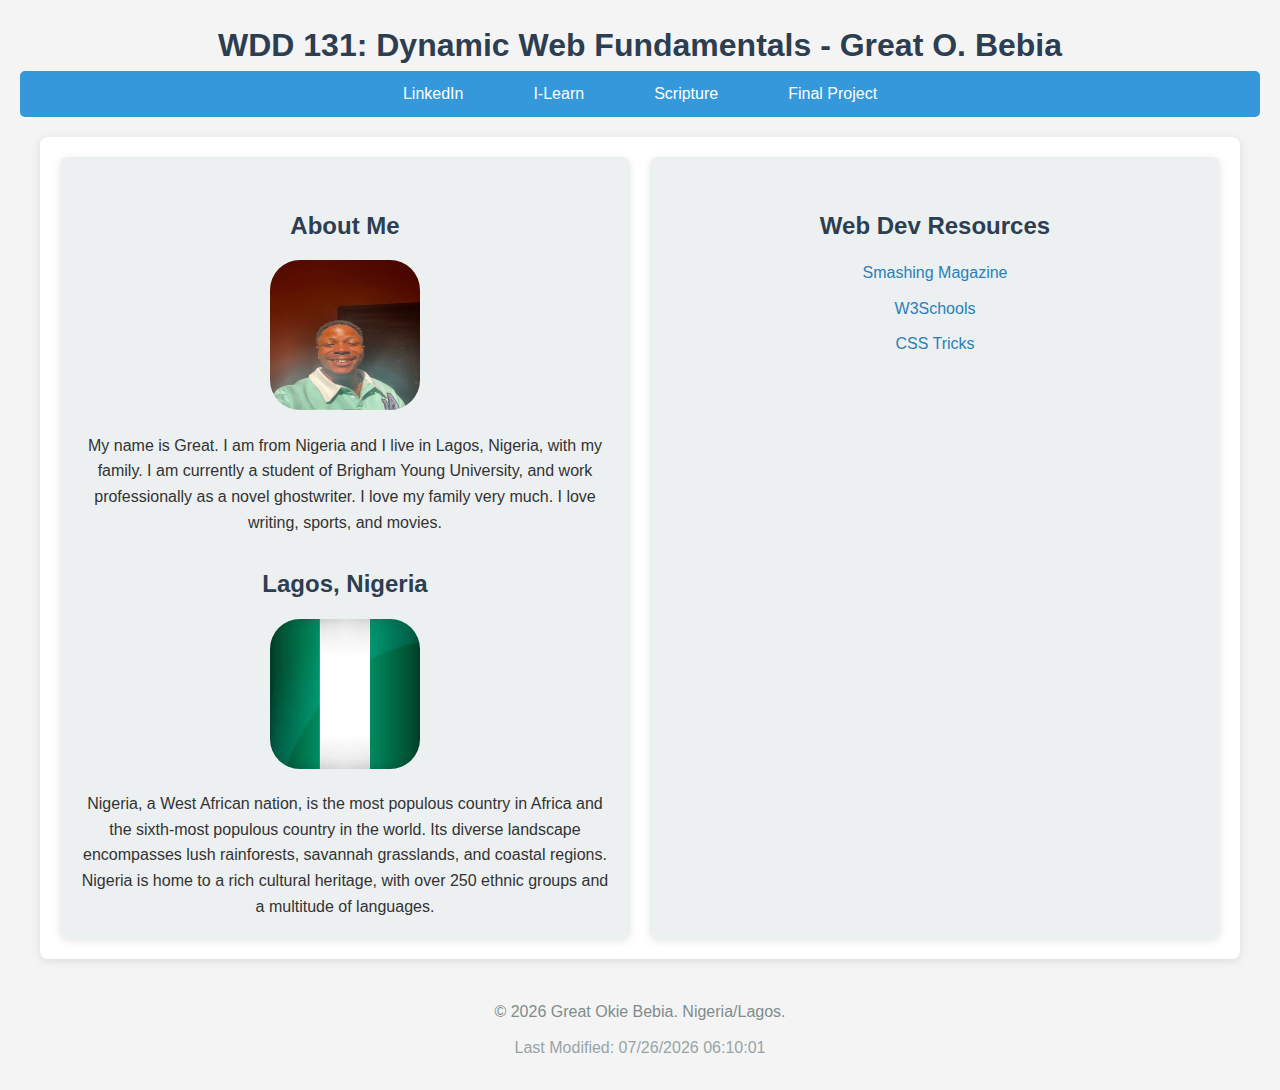
<file: index.html>
<!DOCTYPE html>
<html lang="en">
<head>
    <meta charset="UTF-8">
    <meta name="viewport" content="width=device-width, initial-scale=1.0">
    <title>WDD 131 - Dynamic Web Fundamentals - Great Bebia</title>
    <meta name="description" content="WDD 131 - Dynamic Web Fundamentals - Great Okie Bebia. This page contains information about me and the country I currently live in.">
    <meta name="author" content="Great Bebia">
    <link rel="preconnect" href="https://fonts.googleapis.com">
<link rel="preconnect" href="https://fonts.gstatic.com" crossorigin>
<link href="https://fonts.googleapis.com/css2?family=Kanit:ital,wght@0,100;0,200;0,300;0,400;0,500;0,600;0,700;0,800;0,900;1,100;1,200;1,300;1,400;1,500;1,600;1,700;1,800;1,900&display=swap" rel="stylesheet">
    <link rel="stylesheet" href="styles/base.css">
    <script src="scripts/getdates.js" defer></script>
</head>
<body>   
    <header>
        <h1>WDD 131: Dynamic Web Fundamentals - Great O. Bebia</h1>
            <nav>
                <ul>
                    <li><a href="www.linkedin.com/in/great-bebia-97650b1b0">LinkedIn</a></li>
                    <li><a href="https://byui.instructure.com">I-Learn</a></li>
                    <li><a href="https://www.churchofjesuschrist.org/study/scriptures/nt/rom/8?lang=eng&id=p1#p1">Scripture</a></li>
                    <li><a href="FinalProject">Final Project</a></li>
                </ul>
            </nav>
    </header>
    
    <main>
        <section class="card">
            <h2>About Me</h2>
            <img src="images/Me.jpg" alt="A picture of me" class="profile-img">
            <p>My name is Great. I am from Nigeria and I live in Lagos, Nigeria, with my family. I am currently a student of Brigham Young University, and work professionally as a novel ghostwriter. I love my family very much. I love writing, sports, and movies.</p>

            <h2>Lagos, Nigeria</h2>
            <img src="images/naijaflag.jpeg" alt="Nigerian Flag" class="profile-img">
            <p>Nigeria, a West African nation, is the most populous country in Africa and the sixth-most populous country in the world. Its diverse landscape encompasses lush rainforests, savannah grasslands, and coastal regions. Nigeria is home to a rich cultural heritage, with over 250 ethnic groups and a multitude of languages.</p>
        </section>
        
        <section class="card">
            <h2>Web Dev Resources</h2>
            <ul>
                <li><a href="https://www.smashingmagazine.com">Smashing Magazine</a></li>
                <li><a href="https://www.w3schools.com">W3Schools</a></li>
                <li><a href="https://www.css-tricks.com">CSS Tricks</a></li>
            </ul>
        </section>
    </main>

    <footer>
        <p>&copy; <span id="currentyear"></span> Great Okie Bebia. Nigeria/Lagos.</p>
        <p id="lastModified">Last Modified: </p>
    </footer>
</body>
</html>
</file>
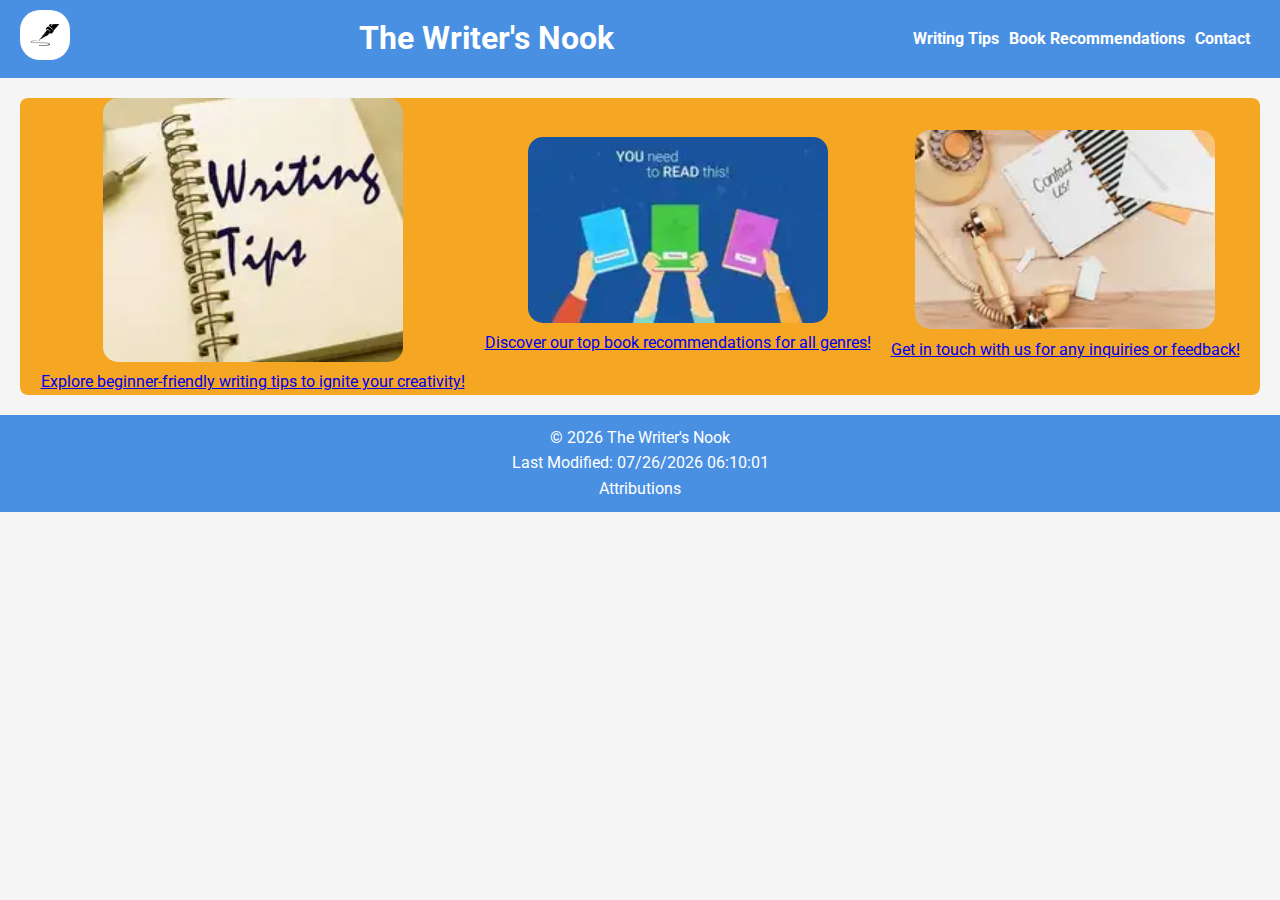
<file: TheWritersNook/index.html>
<!DOCTYPE html>
<html lang="en">
<head>
    <meta charset="UTF-8">
    <meta name="viewport" content="width=device-width, initial-scale=1.0">
    <title>The Writer's Nook</title>
    <link rel="stylesheet" href="styles/writersnook.css">
    <script src="scripts/writersnook.js" defer></script>
    <link rel="preconnect" href="https://fonts.googleapis.com">
    <link rel="preconnect" href="https://fonts.gstatic.com" crossorigin>
    <link href="https://fonts.googleapis.com/css2?family=Roboto:wght@100;300;400;500;700&display=swap" rel="stylesheet">
    <link href="https://fonts.googleapis.com/css2?family=Merriweather:wght@300;400;700&display=swap" rel="stylesheet">
</head>
<body>
    <header>
        <div class="logo">
            <img src="images/writersnooklogo.webp" alt="The Writer's Nook Logo" loading="lazy">
        </div>
        <h1>The Writer's Nook</h1>
        <nav>
            <ul id="navLinks">
                <li><a href="writingtips.html">Writing Tips</a></li>
                <li><a href="recommendations.html">Book Recommendations</a></li>
                <li><a href="contact.html">Contact</a></li>           
            </ul>
        </nav>
    </header>

    <main>
        <div class="image-container">
            <div class="image-item">
                <a href="writingtips.html">
                    <img src="images/Writing-Tips.webp" alt="Writing Tips" loading="lazy">
                    <p>Explore beginner-friendly writing tips to ignite your creativity!</p>
                </a>
            </div>
            <div class="image-item">
                <a href="recommendations.html">
                    <img src="images/book-recommendations.webp" alt="Book Recommendations" loading="lazy">
                    <p>Discover our top book recommendations for all genres!</p>
                </a>
            </div>
            <div class="image-item">
                <a href="contact.html">
                    <img src="images/contact-us-image.webp" alt="Contact" loading="lazy">
                    <p>Get in touch with us for any inquiries or feedback!</p>
                </a>
            </div>
        </div>
    </main>

    <footer>
        <p>&copy; <span id="currentyear"></span> The Writer's Nook</p>
        <p id="lastModified">Last Modified: </p>
        <a href="attributions.html">Attributions</a>
    </footer>
</body>
</html>
</file>
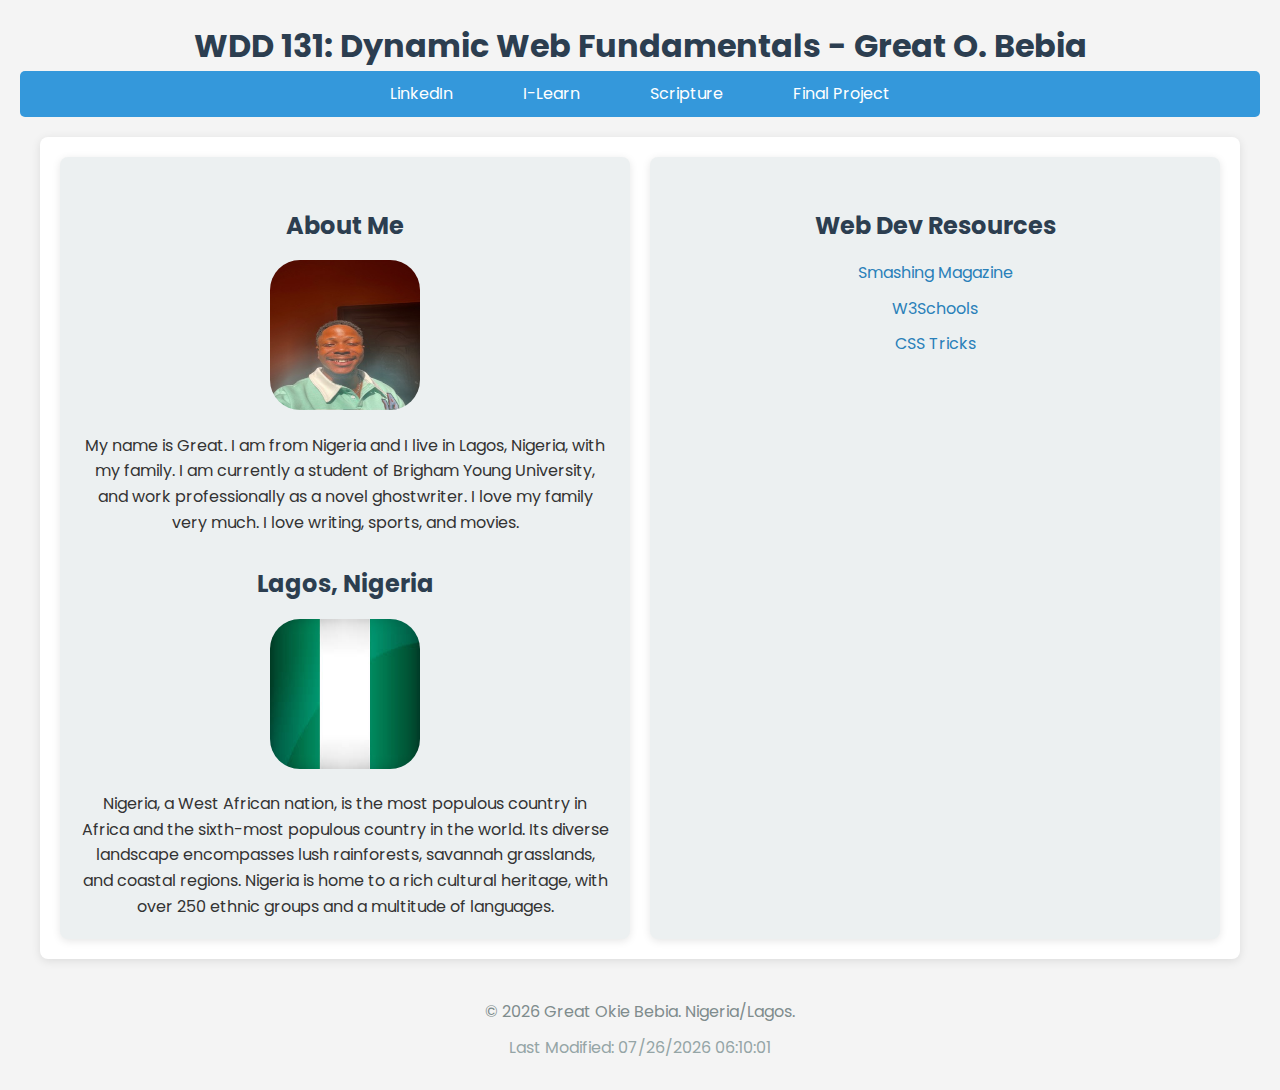
<file: week01/index.html>
<!DOCTYPE html>
<html lang="en">
<head>
    <meta charset="UTF-8">
    <meta name="viewport" content="width=device-width, initial-scale=1.0">
    <title>WDD 131 - Dynamic Web Fundamentals - Great Bebia</title>
    <meta name="description" content="WDD 131 - Dynamic Web Fundamentals - Great Okie Bebia. This page contains information about me and the country I currently live in.">
    <meta name="author" content="Great Bebia">
    <link rel="stylesheet" href="styles/base.css">
    <script src="scripts/getdates.js" defer></script>
</head>
<body>   
    <header>
        <h1>WDD 131: Dynamic Web Fundamentals - Great O. Bebia</h1>
            <nav>
                <ul>
                    <li><a href="www.linkedin.com/in/great-bebia-97650b1b0">LinkedIn</a></li>
                    <li><a href="https://byui.instructure.com">I-Learn</a></li>
                    <li><a href="https://www.churchofjesuschrist.org/study/scriptures/nt/rom/8?lang=eng&id=p1#p1">Scripture</a></li>
                    <li><a href="Final Project">Final Project</a></li>
                </ul>
            </nav>
    </header>
    
    <main>
        <section class="card">
            <h2>About Me</h2>
            <img src="images/Me.jpg" alt="A picture of me" class="profile-img">
            <p>My name is Great. I am from Nigeria and I live in Lagos, Nigeria, with my family. I am currently a student of Brigham Young University, and work professionally as a novel ghostwriter. I love my family very much. I love writing, sports, and movies.</p>

            <h2>Lagos, Nigeria</h2>
            <img src="images/naijaflag.jpeg" alt="Nigerian Flag" class="profile-img">
            <p>Nigeria, a West African nation, is the most populous country in Africa and the sixth-most populous country in the world. Its diverse landscape encompasses lush rainforests, savannah grasslands, and coastal regions. Nigeria is home to a rich cultural heritage, with over 250 ethnic groups and a multitude of languages.</p>
        </section>
        
        <section class="card">
            <h2>Web Dev Resources</h2>
            <ul>
                <li><a href="https://www.smashingmagazine.com">Smashing Magazine</a></li>
                <li><a href="https://www.w3schools.com">W3Schools</a></li>
                <li><a href="https://www.css-tricks.com">CSS Tricks</a></li>
            </ul>
    </main>

    <footer>
        <p>&copy; <span id="currentyear"></span> Great Okie Bebia. Nigeria/Lagos.</p>
        <p id="lastModified">Last Modified: </p>
    </footer>
</body>
</html>
</file>
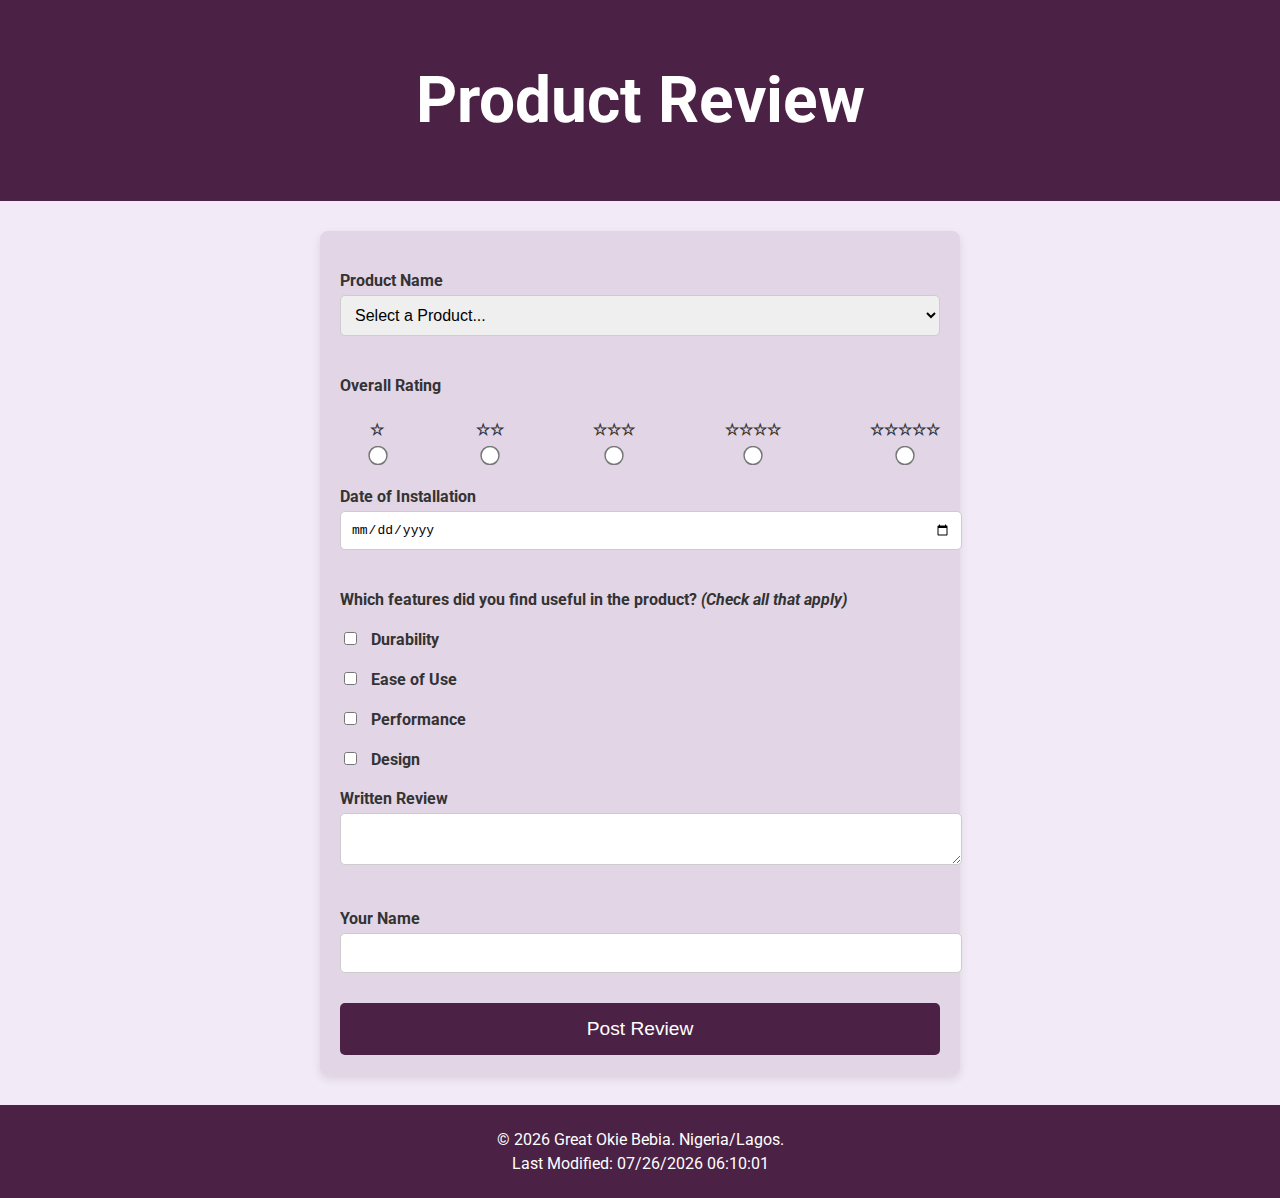
<file: form.html>
<!DOCTYPE html>
<html lang="en">
<head>
    <meta charset="UTF-8">
    <meta name="viewport" content="width=device-width, initial-scale=1.0">
    <meta name="description" content="A product review form page.">
    <meta name="author" content="Great Bebia">
    <link rel="preconnect" href="https://fonts.googleapis.com">
    <link rel="preconnect" href="https://fonts.gstatic.com" crossorigin>
    <link href="https://fonts.googleapis.com/css2?family=Roboto:ital,wght@0,100;0,300;0,400;0,500;0,700;0,900;1,100;1,300;1,400;1,500;1,700;1,900&display=swap" rel="stylesheet">
    <link rel="stylesheet" href="styles/form.css">
    <script src="scripts/form.js" defer></script>
    <title>Product Review</title>
</head>
<body>
    <header>
        <h1>Product Review</h1>
    </header>

    <form action="review.html" method="get">
            <label for="product">Product Name</label>
            <select id="product" name="product" required>
                <option value="">Select a Product...</option>
            </select>

        <label>Overall Rating</label>
        <div class="stars">
            <label>☆<input type="radio" id="star1" name="rating" value="1" required></label>
            <label>☆☆<input type="radio" id="star2" name="rating" value="2"></label>
            <label>☆☆☆<input type="radio" id="star3" name="rating" value="3"></label>     
            <label>☆☆☆☆<input type="radio" id="star4" name="rating" value="4"></label>
            <label>☆☆☆☆☆<input type="radio" id="star5" name="rating" value="5"></label>            
        </div>

        <label>Date of Installation</label>
        <div class="date">
        <input type="date" id="installation-date" name="installation-date" required>
        </div>

        <label>Which features did you find useful in the product? <i>(Check all that apply)</i></label>
        <div>
            <label><input type="checkbox" id="durability" name="durability" value="yes"> Durability</label>
            <label><input type="checkbox" id="ease-of-use" name="ease-of-use" value="yes"> Ease of Use</label>
            <label><input type="checkbox" id="performance" name="performance" value="yes"> Performance</label>
            <label><input type="checkbox" id="design" name="design" value="yes"> Design</label>
        </div>

        <label>Written Review</label>
        <textarea id="review" name="review"></textarea>

        <label>Your Name</label>
        <input type="text" id="username" name="username">

        <input type="submit" value="Post Review">

    </form>

    <footer>
        <p>&copy; <span id="currentyear"></span> Great Okie Bebia. Nigeria/Lagos.</p>
        <p id="lastModified">Last Modified: </p>
    </footer>
</body>
</html>
</file>
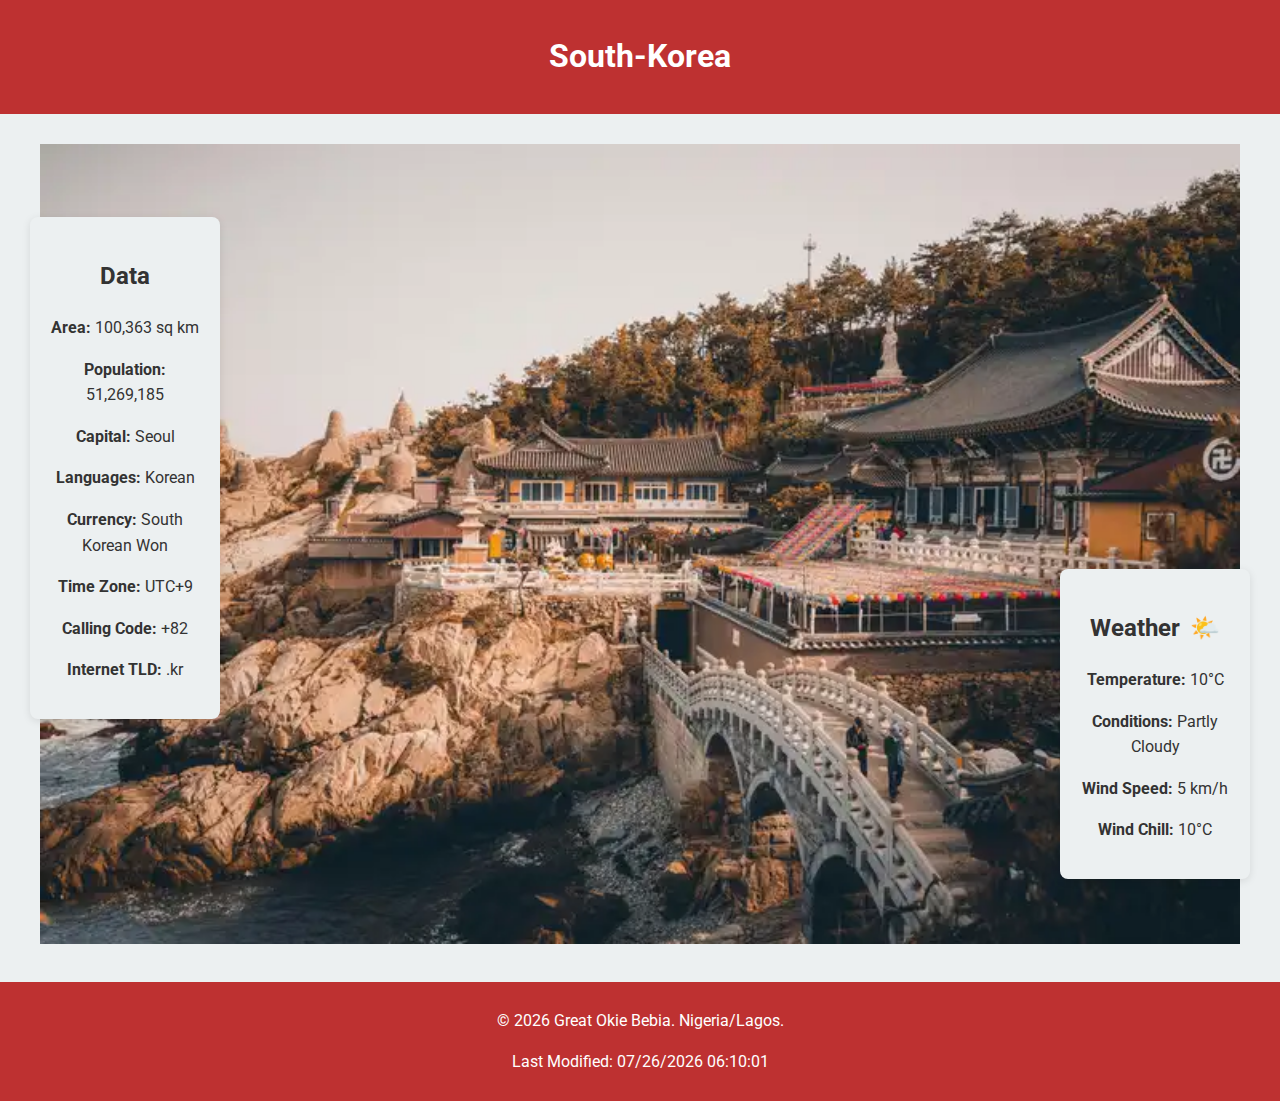
<file: place.html>
<!DOCTYPE html>
<html lang="en">
<head>
    <meta charset="UTF-8">
    <meta name="viewport" content="width=device-width, initial-scale=1.0">
    <meta name="description" content="A digital exploration of South Korea, showcasing its rich culture, history, and stunning landscapes through responsive design and interactive features.">
    <meta name="author" content="Great Bebia">
    <title>South Korea</title>
    <link rel="preconnect" href="https://fonts.googleapis.com">
    <link rel="preconnect" href="https://fonts.gstatic.com" crossorigin>
    <link href="https://fonts.googleapis.com/css2?family=Roboto:ital,wght@0,100;0,300;0,400;0,500;0,700;0,900;1,100;1,300;1,400;1,500;1,700;1,900&display=swap" rel="stylesheet">
    <link rel="stylesheet" href="styles/place.css">
    <link rel="stylesheet" href="styles/place-large.css">
    <script src="scripts/place.js" defer></script>
</head>
<body>
    <header>
        <h1>South-Korea</h1>
    </header>
    <main>
        <div class="hero">
            <picture>
                <source srcset="images/hero-large.webp" media="(min-width: 1000px)">
                <source srcset="images/hero-medium.webp" media="(min-width: 550px)">
                <img src="images/hero-small.webp" alt="A place in South Korea">
              </picture>
        </div>
        <section class="data">
            <h2>Data</h2>
            <p><b>Area:</b> 100,363 sq km</p>
            <p><b>Population:</b> 51,269,185</p>
            <p><b>Capital:</b> Seoul</p>
            <p><b>Languages:</b> Korean</p>
            <p><b>Currency:</b> South Korean Won</p>
            <p><b>Time Zone:</b> UTC+9</p>
            <p><b>Calling Code:</b> +82</p>
            <p><b>Internet TLD:</b> .kr</p>
        </section>
        <section class="weather">
            <h2>Weather</h2>
            <img src="images/weather-icon.svg" alt="Weather Icon" class="weather-icon" width="100">
            <p><b>Temperature:</b> <span id="current-temp">10</span>°C</p>
            <p><b>Conditions:</b> Partly Cloudy</p>
            <p><b>Wind Speed:</b> <span id="windspeed">5</span> km/h</p>
            <p><b>Wind Chill:</b> <span id="windchill">N/A</span></p>
        </section>
    </main>
    <footer>
        <p>&copy; <span id="currentyear"></span> Great Okie Bebia. Nigeria/Lagos.</p>
        <p id="lastModified">Last Modified: </p>
    </footer>
</body>
</html>
</file>
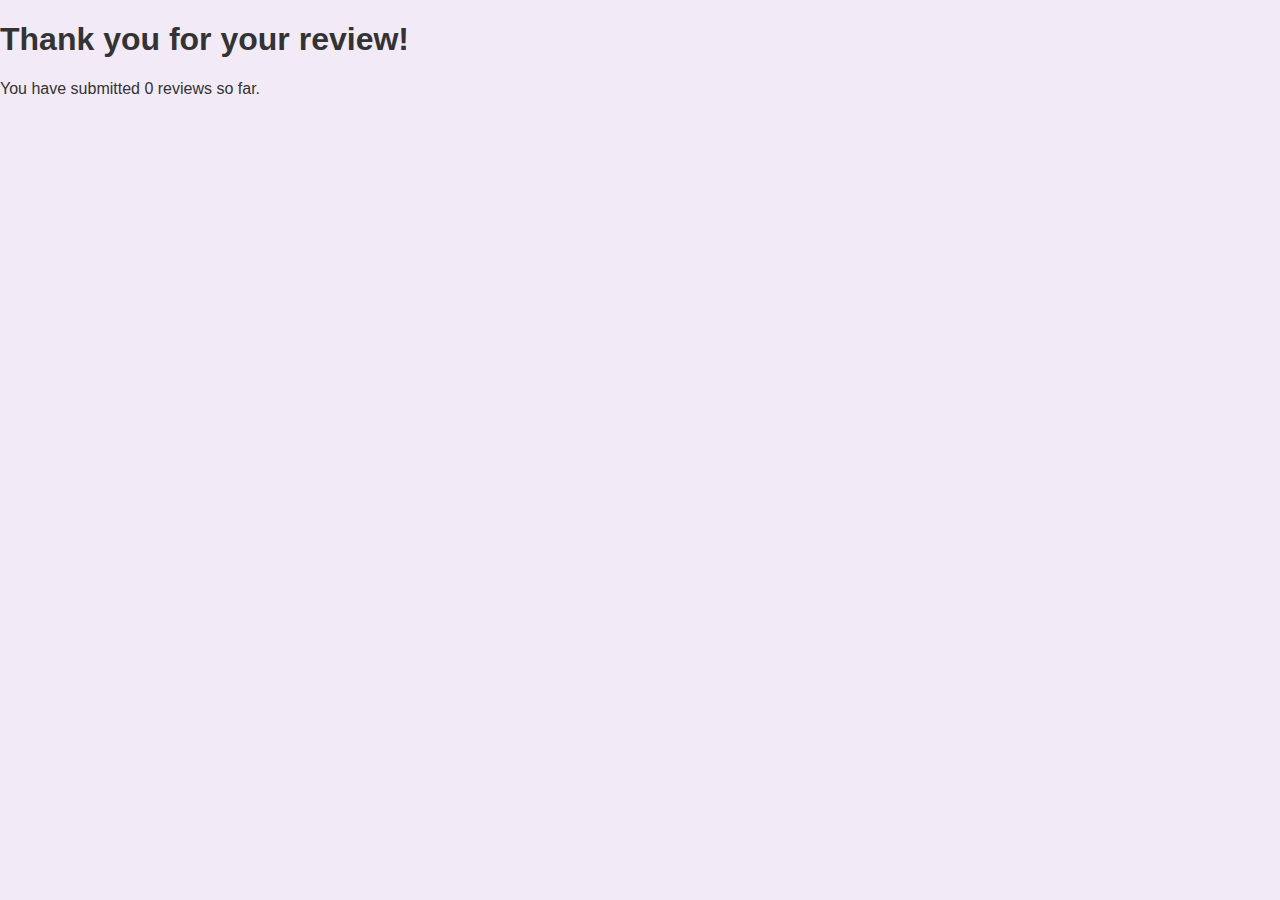
<file: review.html>
<!DOCTYPE html>
<html lang="en">
<head>
    <meta charset="UTF-8">
    <meta name="viewport" content="width=device-width, initial-scale=1.0">
    <meta name="description" content="A product review form page.">
    <meta name="author" content="Great Bebia">
    <link rel="stylesheet" href="styles/form.css">
    <script src="scripts/form.js"></script>
    <title>Review Submitted</title>
</head>
<body>
    <h1>Thank you for your review!</h1>
    <p>You have submitted <span id="review-count">0</span> reviews so far.</p>
</body>
</html>
</file>
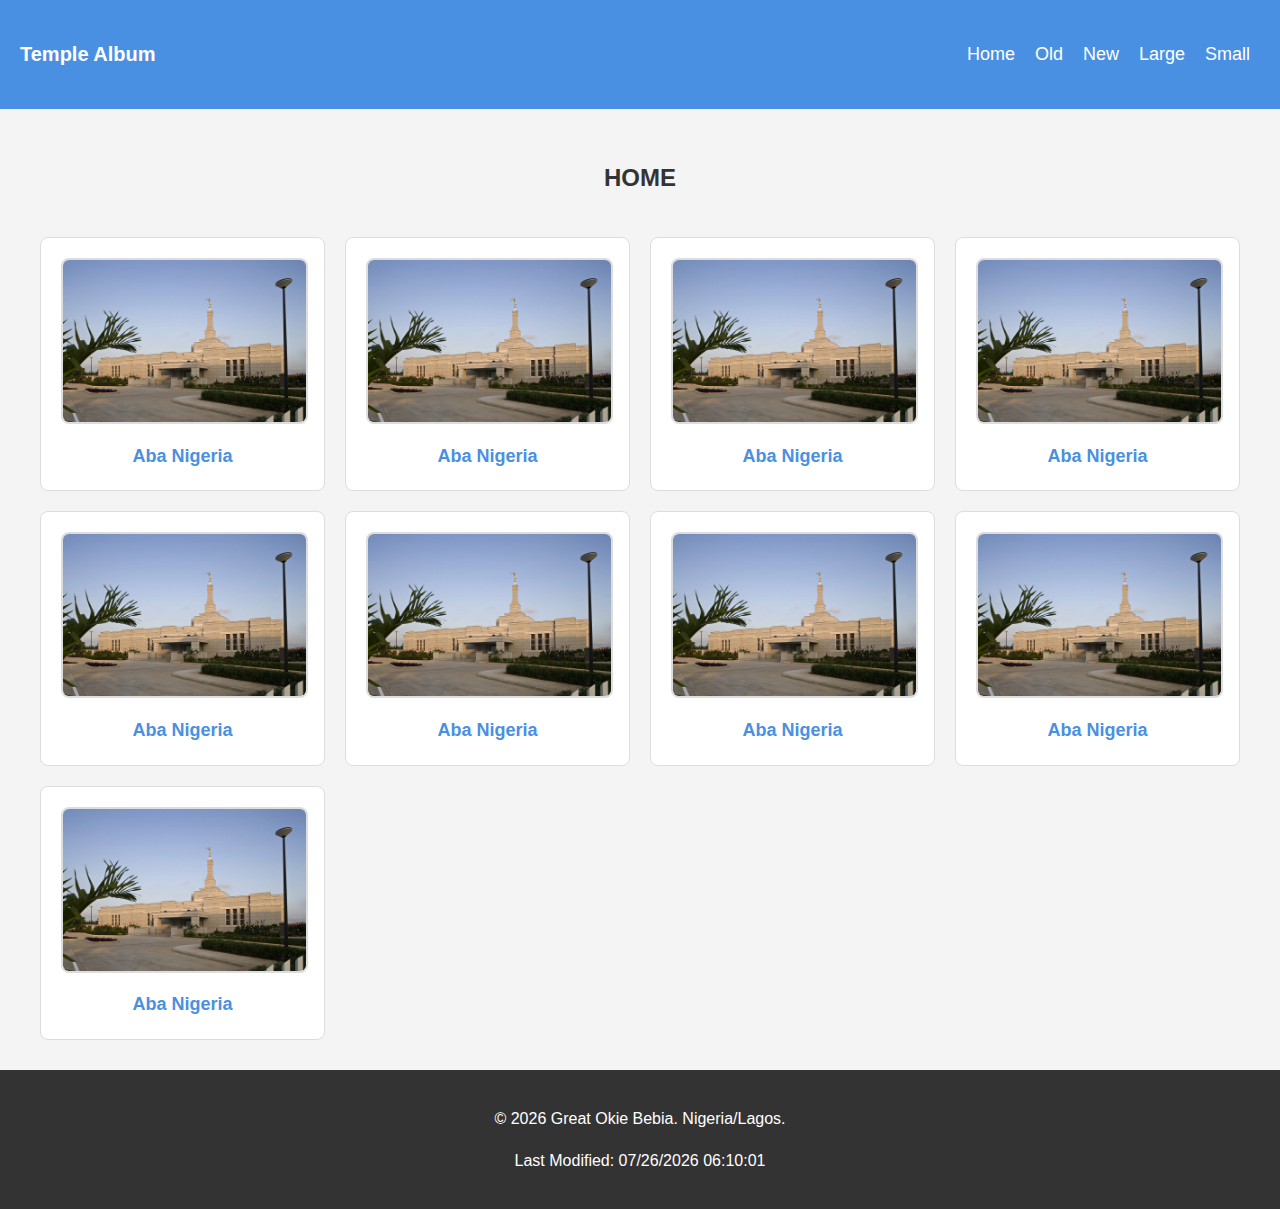
<file: temples.html>
<!DOCTYPE html>
<html lang="en">
<head>
    <meta charset="UTF-8">
    <meta name="viewport" content="width=device-width, initial-scale=1.0">
    <meta name="description" content="Explore a comprehensive guide to historical temples, including photos, descriptions, and visitor tips. Learn about each site's unique history and significance.">
    <meta name="author" content="Great Bebia">
    <title>Temple Album</title>
    <link rel="stylesheet" href="styles/temples.css">
    <link rel="stylesheet" href="styles/temples-large.css">
    <script src="scripts/temples.js" defer></script>
</head>
<body>
    <header>
        <h1>Temple Album</h1>
        <nav>
            <button class="hamburger" id="hamburger-button">&#9776;</button>
            <ul id="nav-menu" class="nav-menu">
                <li><a href="temples.html">Home</a></li>
                <li><a href="old.html">Old</a></li>
                <li><a href="new.html">New</a></li>
                <li><a href="large.html">Large</a></li>
                <li><a href="small.html">Small</a></li>
            </ul>
        </nav>
    </header>
    
    <main>
        <h2>HOME</h2>
        <figure>
            <img src=" images/Aba-Nigeria-Temple.jpg" alt="Temple 1">
            <figcaption>Aba Nigeria</figcaption>
        </figure>
        
        <figure>
            <img src=" images/Aba-Nigeria-Temple.jpg" alt="Temple 2">
            <figcaption>Aba Nigeria</figcaption>
        </figure>

        <figure>
            <img src=" images/Aba-Nigeria-Temple.jpg" alt="Temple 3">
            <figcaption>Aba Nigeria</figcaption>
        </figure>

        <figure>
            <img src=" images/Aba-Nigeria-Temple.jpg" alt="Temple 4">
            <figcaption>Aba Nigeria</figcaption>
        </figure>

        <figure>
            <img src=" images/Aba-Nigeria-Temple.jpg" alt="Temple 5">
            <figcaption>Aba Nigeria</figcaption>
        </figure>

        <figure>
            <img src=" images/Aba-Nigeria-Temple.jpg" alt="Temple 6">
            <figcaption>Aba Nigeria</figcaption>
        </figure>

        <figure>
            <img src=" images/Aba-Nigeria-Temple.jpg" alt="Temple 7">
            <figcaption>Aba Nigeria</figcaption>
        </figure>

        <figure>
            <img src=" images/Aba-Nigeria-Temple.jpg" alt="Temple 8">
            <figcaption>Aba Nigeria</figcaption>
        </figure>

        <figure>
            <img src=" images/Aba-Nigeria-Temple.jpg" alt="Temple 9">
            <figcaption>Aba Nigeria</figcaption>
        </figure>
    </main>

    <footer>
        <p>&copy; <span id="currentyear"></span> Great Okie Bebia. Nigeria/Lagos.</p>
        <p id="lastModified">Last Modified: </p>
    </footer>
</body>
</html>
</file>
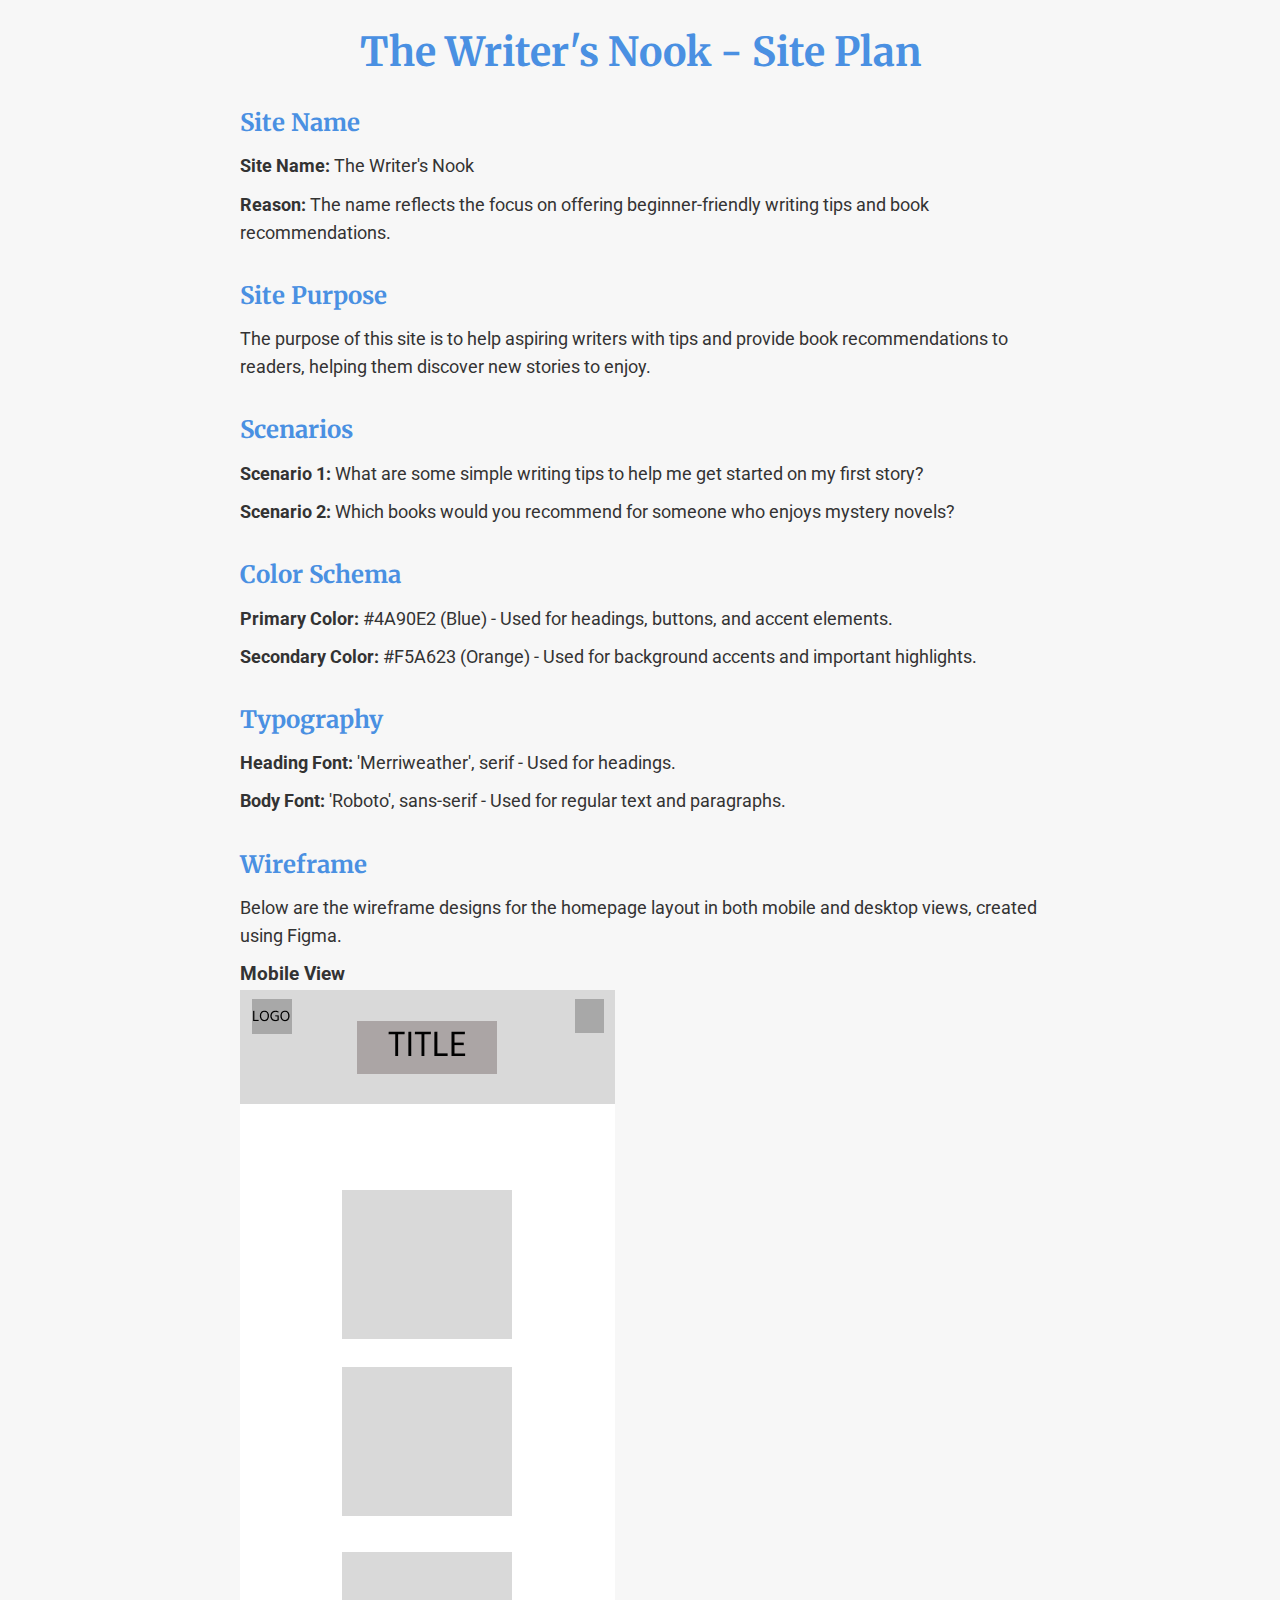
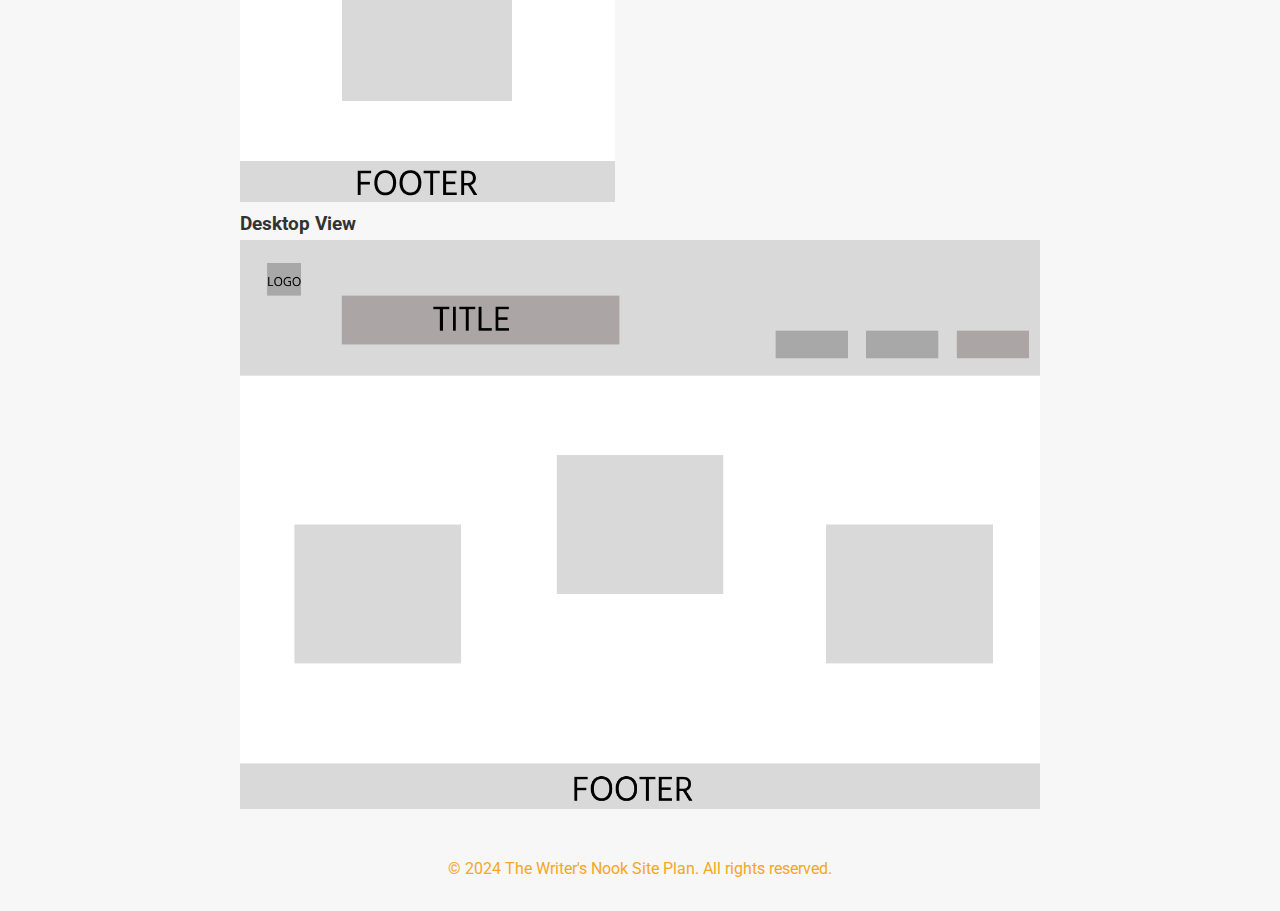
<file: project/siteplan.html>
<!DOCTYPE html>
<html lang="en">
<head>
    <meta charset="UTF-8">
    <meta name="viewport" content="width=device-width, initial-scale=1.0">
    <meta name="description" content="Site plan for The Writer's Nook project">
    <meta name="author" content="Great Bebia">
    <title>The Writer's Nook Site Plan</title>
    <link rel="stylesheet" href="styles/siteplan.css">
    <link href="https://fonts.googleapis.com/css2?family=Merriweather:wght@400;700&family=Roboto:wght@400;700&display=swap" rel="stylesheet">
</head>
<body>
    <header>
        <h1>The Writer's Nook - Site Plan</h1>
    </header>
    
    <main>

        <section>
            <h2>Site Name</h2>
            <p><strong>Site Name:</strong> The Writer's Nook</p>
            <p><strong>Reason:</strong> The name reflects the focus on offering beginner-friendly writing tips and book recommendations.</p>
        </section>

        <section>
            <h2>Site Purpose</h2>
            <p>The purpose of this site is to help aspiring writers with tips and provide book recommendations to readers, helping them discover new stories to enjoy.</p>
        </section>

        <section>
            <h2>Scenarios</h2>
            <p><strong>Scenario 1:</strong> What are some simple writing tips to help me get started on my first story?</p>
            <p><strong>Scenario 2:</strong> Which books would you recommend for someone who enjoys mystery novels?</p>
        </section>

        <section>
            <h2>Color Schema</h2>
            <p><strong>Primary Color:</strong> #4A90E2 (Blue) - Used for headings, buttons, and accent elements.</p>
            <p><strong>Secondary Color:</strong> #F5A623 (Orange) - Used for background accents and important highlights.</p>
        </section>

        <section>
            <h2>Typography</h2>
            <p><strong>Heading Font:</strong> 'Merriweather', serif - Used for headings.</p>
            <p><strong>Body Font:</strong> 'Roboto', sans-serif - Used for regular text and paragraphs.</p>
        </section>

        <section>
            <h2>Wireframe</h2>
            <p>Below are the wireframe designs for the homepage layout in both mobile and desktop views, created using Figma.</p>
        
            <h3>Mobile View</h3>
            <img src="images/wireframe-mobile.png" alt="Wireframe of mobile view" loading="lazy">
        
            <h3>Desktop View</h3>
            <div class="wireframe-desktop">
            <img src="images/wireframe-desktop.png" alt="Wireframe of desktop view" loading="lazy">
            </div>
        </section>
    </main>

    <footer>
        <p>&copy; 2024 The Writer's Nook Site Plan. All rights reserved.</p>
    </footer>
</body>
</html>
</file>
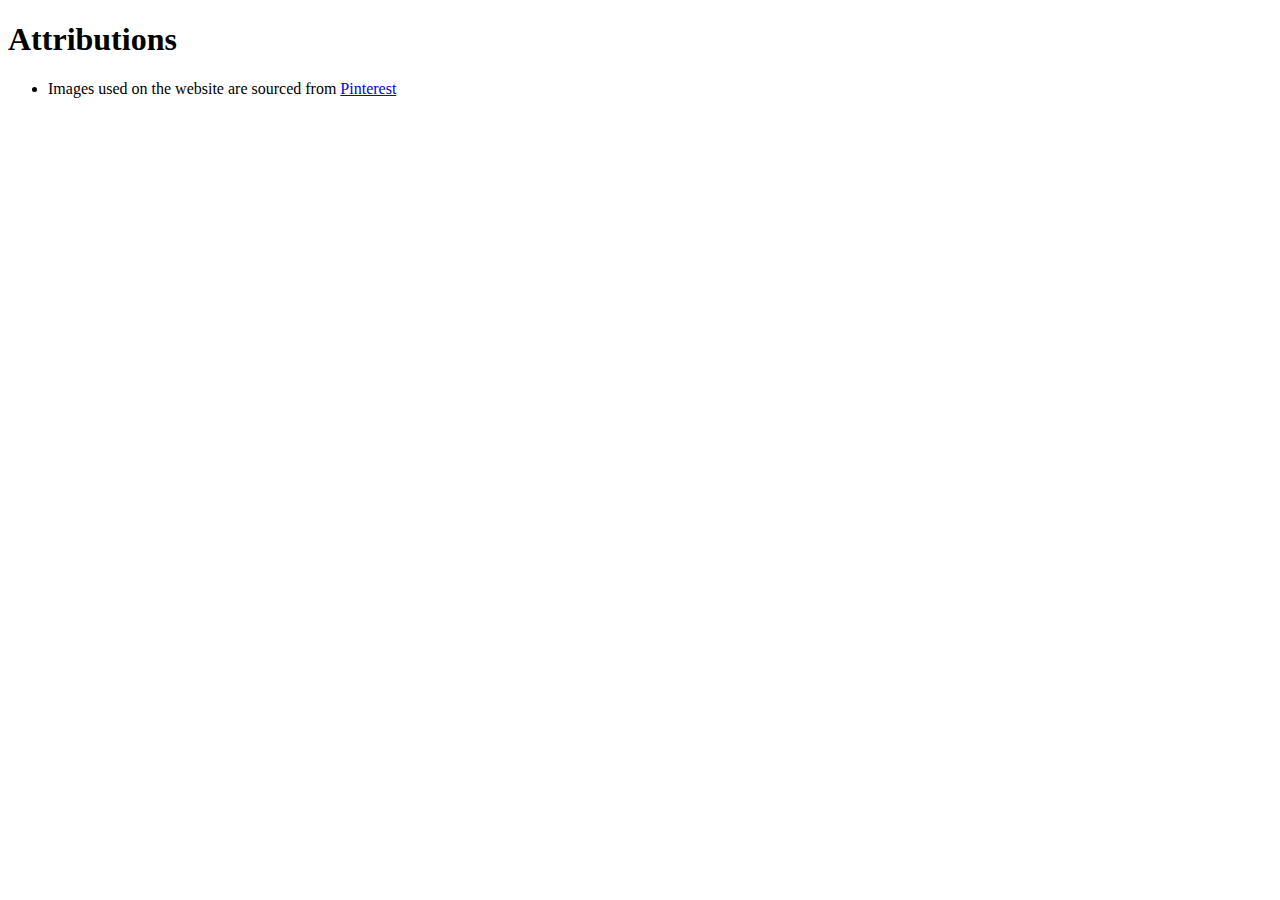
<file: TheWritersNook/attributions.html>
<!DOCTYPE html>
<html lang="en">
<head>
    <meta charset="UTF-8">
    <meta name="viewport" content="width=device-width, initial-scale=1.0">
    <title>The Writer's Nook - Attributions</title>
</head>
<body>
    <h1>Attributions</h1>
    <ul>
        <li>Images used on the website are sourced from <a href="https://www.pinterest.com/">Pinterest</a></li>
    </ul>
</body>
</html>
</file>
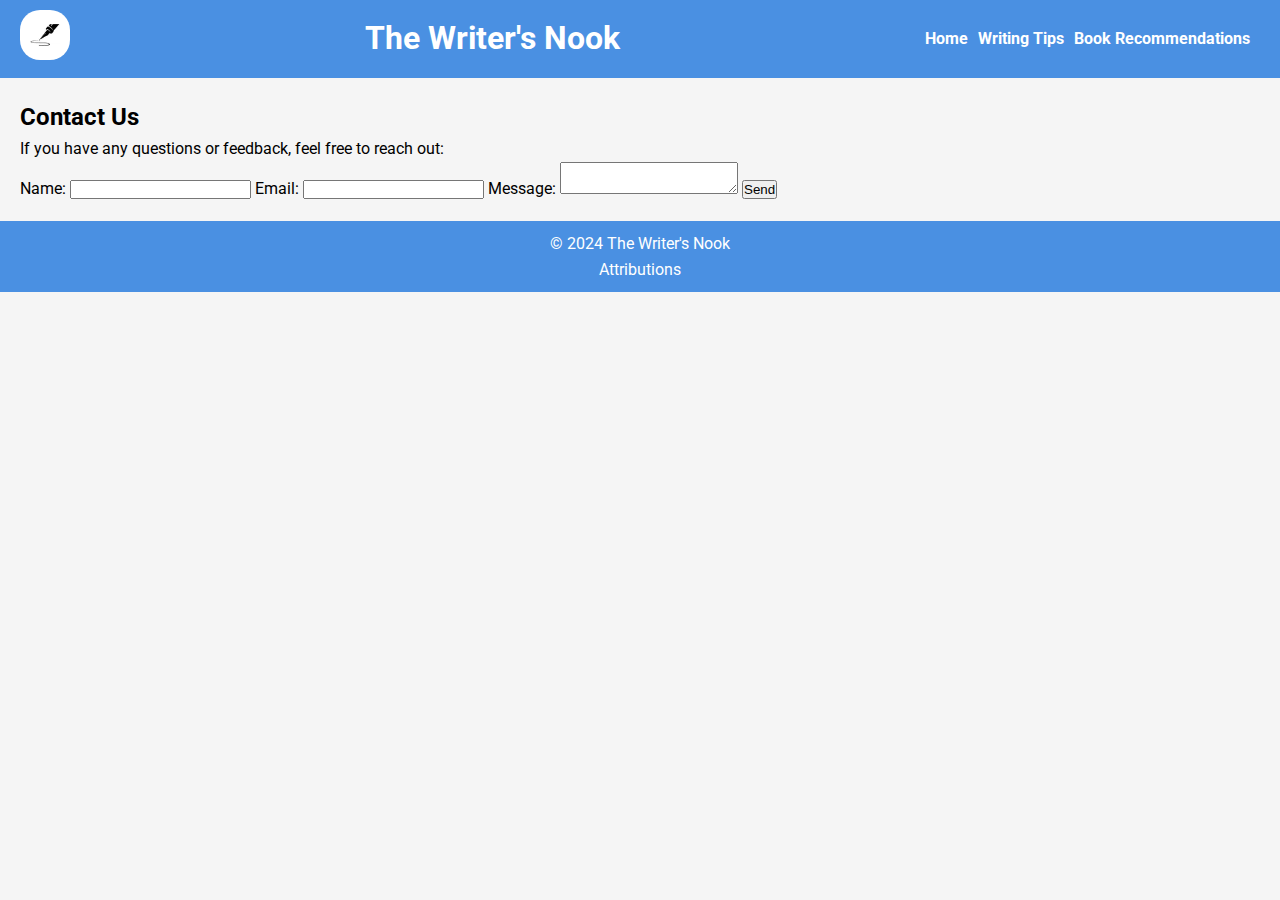
<file: TheWritersNook/contact.html>
<!DOCTYPE html>
<html lang="en">
<head>
    <meta charset="UTF-8">
    <meta name="viewport" content="width=device-width, initial-scale=1.0">
    <title>Contact - The Writer's Nook</title>
    <link rel="stylesheet" href="styles/writersnook.css">
    <script src="scripts/writersnook.js" defer></script>
    <link rel="preconnect" href="https://fonts.googleapis.com">
    <link rel="preconnect" href="https://fonts.gstatic.com" crossorigin>
    <link href="https://fonts.googleapis.com/css2?family=Roboto:ital,wght@0,100;0,300;0,400;0,500;0,700;0,900;1,100;1,300;1,400;1,500;1,700;1,900&display=swap" rel="stylesheet">
    <link rel="preconnect" href="https://fonts.googleapis.com">
    <link rel="preconnect" href="https://fonts.gstatic.com" crossorigin>
    <link href="https://fonts.googleapis.com/css2?family=Merriweather:ital,wght@0,300;0,400;0,700;0,900;1,300;1,400;1,700;1,900&family=Roboto:ital,wght@0,100;0,300;0,400;0,500;0,700;0,900;1,100;1,300;1,400;1,500;1,700;1,900&display=swap" rel="stylesheet">

</head>
<body>
    <header>
        <div class="logo">
            <img src="images/writersnooklogo.webp" alt="The Writer's Nook Logo" loading="lazy">
        </div>
        <h1>The Writer's Nook</h1>
        <nav>
            <ul>
                <li><a href="index.html">Home</a></li>
                <li><a href="writingtips.html">Writing Tips</a></li>
                <li><a href="recommendations.html">Book Recommendations</a></li>
            </ul>
        </nav>
    </header>

    <main>
        <h2>Contact Us</h2>
        <p>If you have any questions or feedback, feel free to reach out:</p>
        <form action="#" method="post">
            <label for="name">Name:</label>
            <input type="text" id="name" name="name" required>
            <label for="email">Email:</label>
            <input type="email" id="email" name="email" required>
            <label for="message">Message:</label>
            <textarea id="message" name="message" required></textarea>
            <button type="submit">Send</button>
        </form>
    </main>
    <div id="responseMessage"></div>
    <footer>
        <p>&copy; 2024 The Writer's Nook</p>
        <a href="attributions.html">Attributions</a>
    </footer>
</body>
</html>
</file>
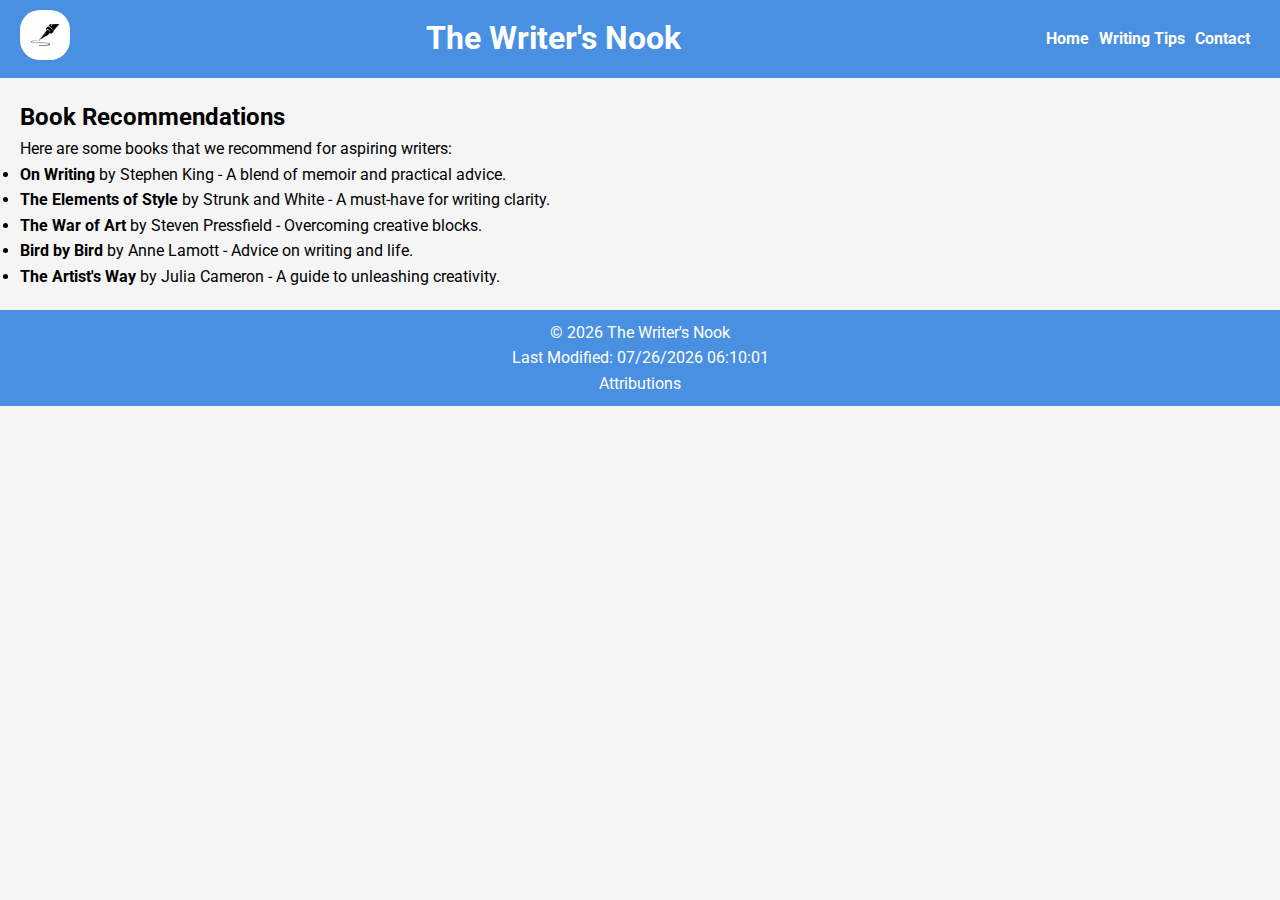
<file: TheWritersNook/recommendations.html>
<!DOCTYPE html>
<html lang="en">
<head>
    <meta charset="UTF-8">
    <meta name="viewport" content="width=device-width, initial-scale=1.0">
    <title>Book Recommendations - The Writer's Nook</title>
    <script src="scripts/writersnook.js" defer></script>
    <link rel="stylesheet" href="styles/writersnook.css">
    <link rel="stylesheet" href="">
    <link rel="preconnect" href="https://fonts.googleapis.com">
    <link rel="preconnect" href="https://fonts.gstatic.com" crossorigin>
    <link href="https://fonts.googleapis.com/css2?family=Roboto:ital,wght@0,100;0,300;0,400;0,500;0,700;0,900;1,100;1,300;1,400;1,500;1,700;1,900&display=swap" rel="stylesheet">
    <link rel="preconnect" href="https://fonts.googleapis.com">
    <link rel="preconnect" href="https://fonts.gstatic.com" crossorigin>
    <link href="https://fonts.googleapis.com/css2?family=Merriweather:ital,wght@0,300;0,400;0,700;0,900;1,300;1,400;1,700;1,900&family=Roboto:ital,wght@0,100;0,300;0,400;0,500;0,700;0,900;1,100;1,300;1,400;1,500;1,700;1,900&display=swap" rel="stylesheet">
</head>
<body>
    <header>
        <div class="logo">
            <img src="images/writersnooklogo.webp" alt="The Writer's Nook Logo" loading="lazy">
        </div>
        <h1>The Writer's Nook</h1>
        <nav>
            <ul>
                <li><a href="index.html">Home</a></li>
                <li><a href="writingtips.html">Writing Tips</a></li>
                <li><a href="contact.html">Contact</a></li>
            </ul>
        </nav>
    </header>

    <main>
        <h2>Book Recommendations</h2>
        <p>Here are some books that we recommend for aspiring writers:</p>
        <ul>
            <li><strong>On Writing</strong> by Stephen King - A blend of memoir and practical advice.</li>
            <li><strong>The Elements of Style</strong> by Strunk and White - A must-have for writing clarity.</li>
            <li><strong>The War of Art</strong> by Steven Pressfield - Overcoming creative blocks.</li>
            <li><strong>Bird by Bird</strong> by Anne Lamott - Advice on writing and life.</li>
            <li><strong>The Artist's Way</strong> by Julia Cameron - A guide to unleashing creativity.</li>
        </ul>
    </main>

    <footer>
        <p>&copy; <span id="currentyear"></span> The Writer's Nook</p>
        <p id="lastModified">Last Modified: </p>
        <a href="attributions.html">Attributions</a>
    </footer>
</body>
</html>
</file>
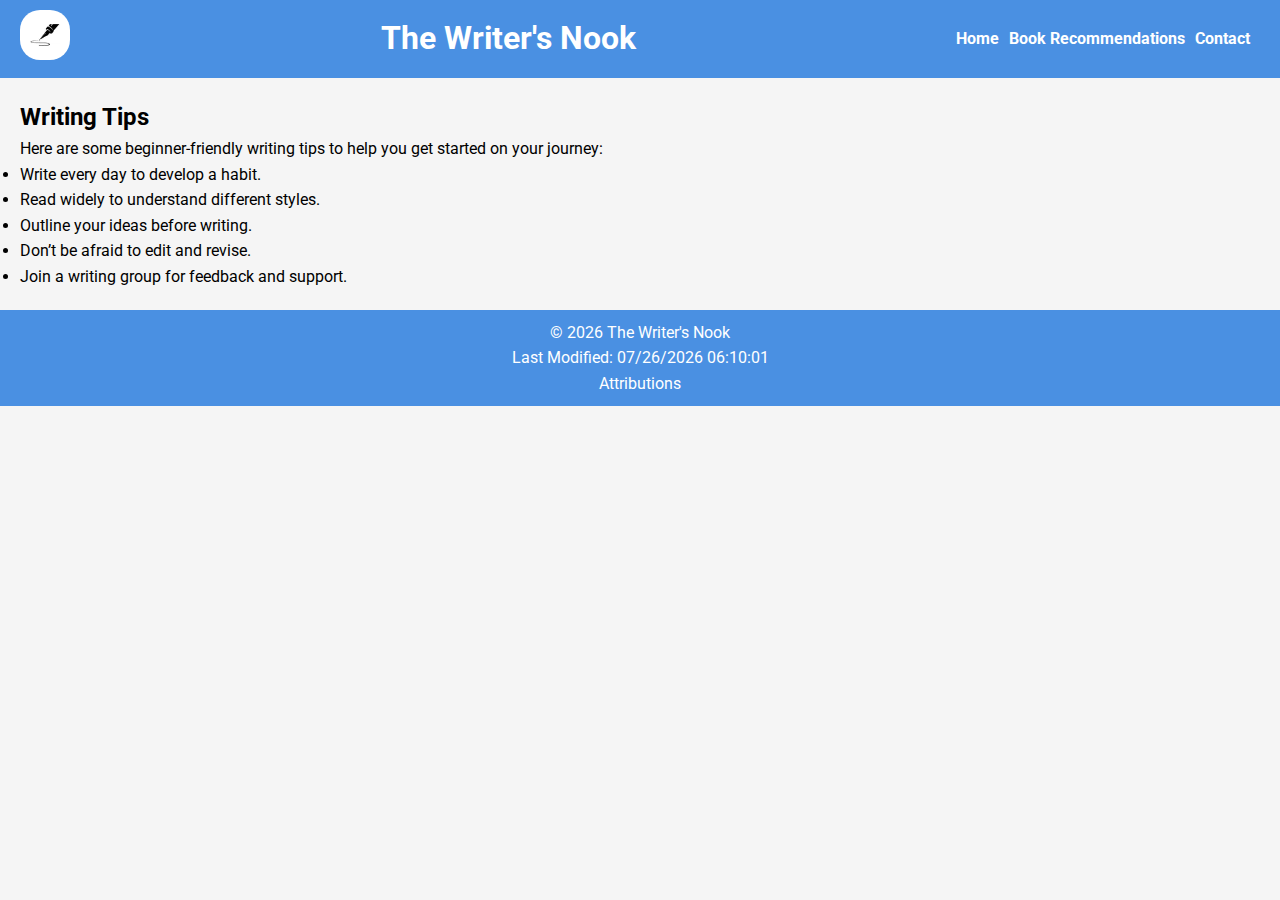
<file: TheWritersNook/writingtips.html>
<!DOCTYPE html>
<html lang="en">
<head>
    <meta charset="UTF-8">
    <meta name="viewport" content="width=device-width, initial-scale=1.0">
    <title>Writing Tips - The Writer's Nook</title>
    <link rel="stylesheet" href="styles/writersnook.css">
    <script src="scripts/writersnook.js" defer></script>
    <link rel="preconnect" href="https://fonts.googleapis.com">
    <link rel="preconnect" href="https://fonts.gstatic.com" crossorigin>
    <link href="https://fonts.googleapis.com/css2?family=Roboto:ital,wght@0,100;0,300;0,400;0,500;0,700;0,900;1,100;1,300;1,400;1,500;1,700;1,900&display=swap" rel="stylesheet">
    <link rel="preconnect" href="https://fonts.googleapis.com">
    <link rel="preconnect" href="https://fonts.gstatic.com" crossorigin>
    <link href="https://fonts.googleapis.com/css2?family=Merriweather:ital,wght@0,300;0,400;0,700;0,900;1,300;1,400;1,700;1,900&family=Roboto:ital,wght@0,100;0,300;0,400;0,500;0,700;0,900;1,100;1,300;1,400;1,500;1,700;1,900&display=swap" rel="stylesheet">

</head>
<body>
    <header>
        <div class="logo">
            <img src="images/writersnooklogo.webp" alt="The Writer's Nook Logo" loading="lazy">
        </div>
        <h1>The Writer's Nook</h1>
        <nav>
            <ul>
                <li><a href="index.html">Home</a></li>
                <li><a href="recommendations.html">Book Recommendations</a></li>
                <li><a href="contact.html">Contact</a></li>
            </ul>
        </nav>
    </header>

    <main>
        <h2>Writing Tips</h2>
        <p>Here are some beginner-friendly writing tips to help you get started on your journey:</p>
        <ul>
            <li>Write every day to develop a habit.</li>
            <li>Read widely to understand different styles.</li>
            <li>Outline your ideas before writing.</li>
            <li>Don’t be afraid to edit and revise.</li>
            <li>Join a writing group for feedback and support.</li>
        </ul>
    </main>

    <footer>
        <p>&copy; <span id="currentyear"></span> The Writer's Nook</p>
        <p id="lastModified">Last Modified: </p>
        <a href="attributions.html">Attributions</a>
    </footer>
</body>
</html>
</file>
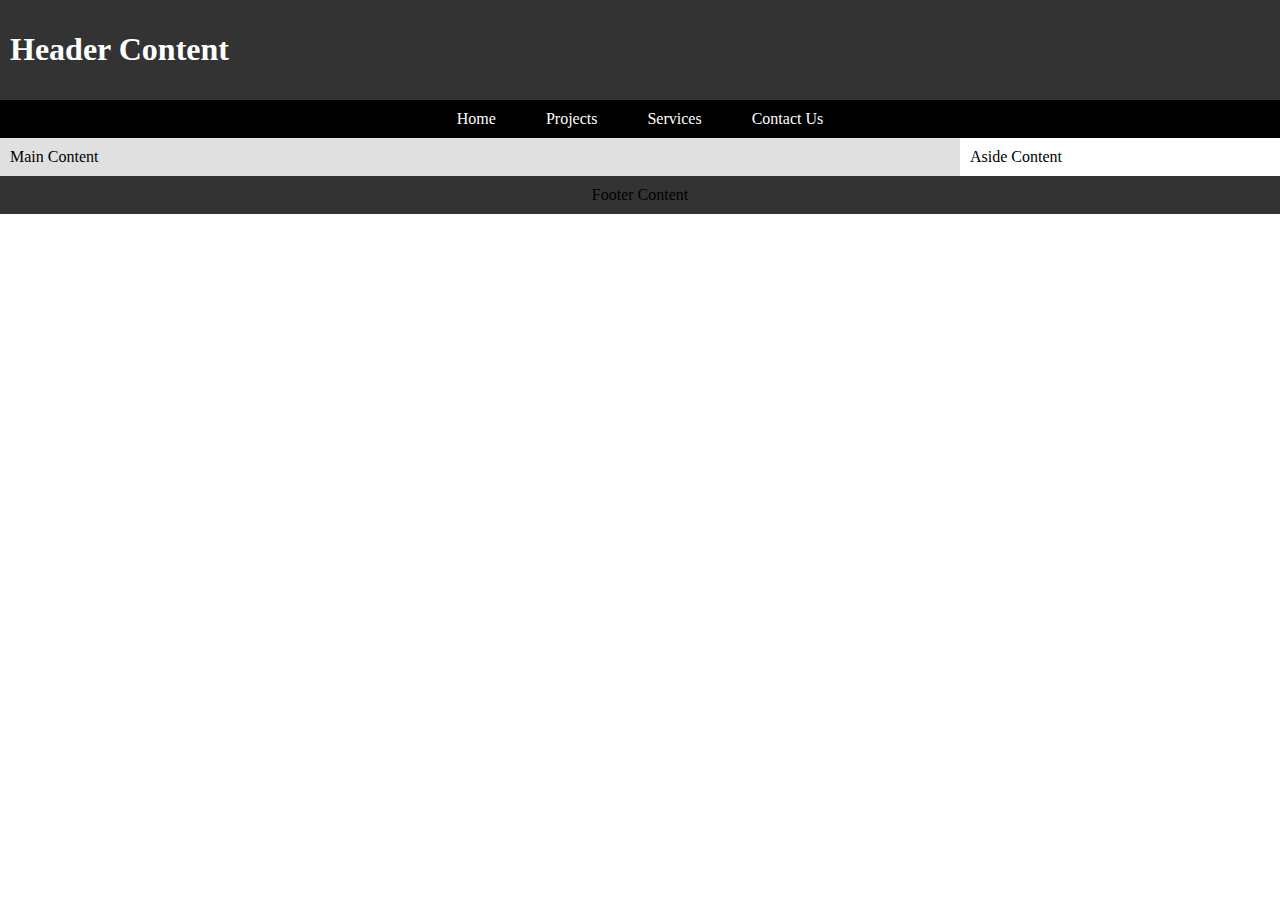
<file: week01/basic-layout.html>
<!DOCTYPE html>
<html lang="en">
<head>
    <meta charset="UTF-8">
    <meta name="viewport" content="width=device-width, initial-scale=1.0">
    <title>Great Bebia WDD131</title>
    <link rel="stylesheet" href="styles/layout.css">
</head>
<body>
    
    <header>
        <h1>Header Content</h1>

        <nav>
            <ul>
                <li><a href="Home">Home</a></li>
                <li><a href="Projects">Projects</a></li>
                <li><a href="Services">Services</a></li>
                <li><a href="Contact us">Contact Us</a></li>
            </ul>
        </nav>
    </header>

    <main>
        <section>
            Main Content
        </section>
    </main>

    <aside>
        <section>
            Aside Content
        </section>
        
    </aside>

    <footer>
        <section>
            Footer Content
        </section>
    </footer>
</body>
</html>
</file>
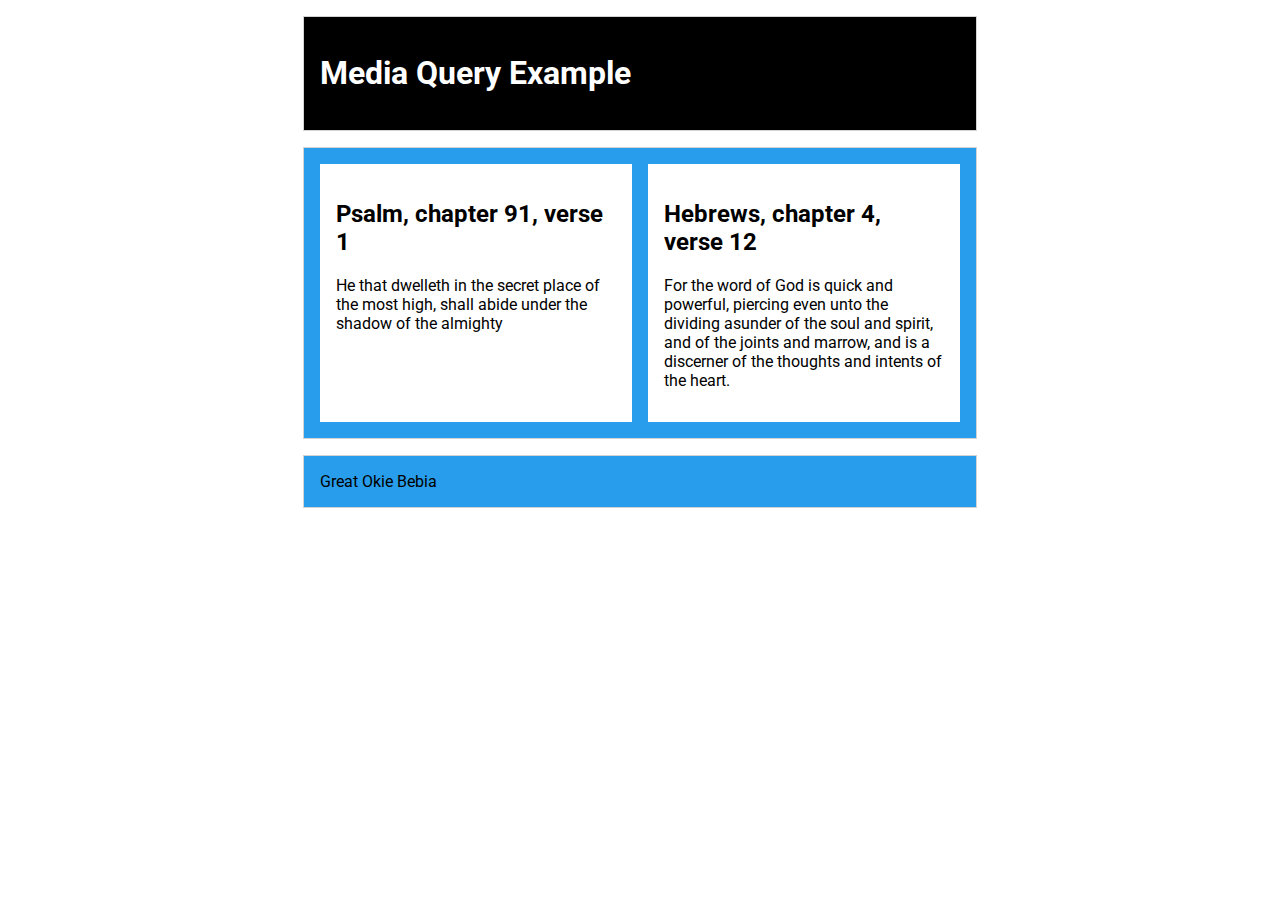
<file: week02/media-query.html>
<!DOCTYPE html>
<html lang="en">
<head>
    <meta charset="UTF-8">
    <meta name="viewport" content="width=device-width, initial-scale=1.0">
    <title>WDD 131 - Dynamic Web Fundamentals - Great Bebia</title>
    <meta name="description" content="WDD 131 - Dynamic Web Fundamentals - Great Okie Bebia.">
    <meta name="author" content="Great Bebia">
    <link rel="preconnect" href="https://fonts.googleapis.com">
    <link rel="preconnect" href="https://fonts.gstatic.com" crossorigin>
    <link href="https://fonts.googleapis.com/css2?family=Roboto:ital,wght@0,100;0,300;0,400;0,500;0,700;0,900;1,100;1,300;1,400;1,500;1,700;1,900&display=swap" rel="stylesheet">
    <link rel="stylesheet" href="styles/media-query.css">
    <link rel="stylesheet" href="styles/media-query-large.css">
</head>
<body>
    <header>
        <h1>Media Query Example</h1>
    </header>

    <main>
        <section>
            <h2>Psalm, chapter 91, verse 1</h2>
            <p>He that dwelleth in the secret place of the most high, shall abide under the shadow of the almighty</p>
        </section>

        <section>
            <h2>Hebrews, chapter 4, verse 12</h2>
            <p>For the word of God is quick and powerful, piercing even unto the dividing asunder of the soul and spirit, and of the joints and marrow, and is a discerner of the thoughts and intents of the heart.</p>
        </section>
    </main>

    <footer>
        Great Okie Bebia
    </footer>
</body>
</html>
</file>
<file: styles/base.css>
* {
    margin: 0;
    padding: 0;
    box-sizing: border-box;
    font-family: 'Poppins', sans-serif;
}

body {
    background-color: #f4f4f4;
    color: #333;
    line-height: 1.6;
    padding: 20px;
}

header {
    text-align: center;
    margin-bottom: 20px;
}

header h1 {
    font-size: 2rem;
    color: #2c3e50;
}

nav ul {
    display: flex;
    justify-content: center;
    background-color: #3498db;
    padding: 10px;
    list-style: none;
    border-radius: 5px;
}

nav ul li {
    margin: 0 15px;
}

nav ul li a {
    color: #fff;
    text-decoration: none;
    padding: 10px 20px;
    border-radius: 5px;
    transition: background-color 0.3s;
}

nav ul li a:hover {
    background-color: #2980b9;
}

main {
    max-width: 1200px;
    margin: 0 auto;
    display: grid;
    grid-template-columns: repeat(auto-fit, minmax(300px, 1fr));
    gap: 20px;
    padding: 20px;
    background-color: #fff;
    border-radius: 8px;
    box-shadow: 0 2px 10px rgba(0, 0, 0, 0.1);
}

.card {
    background-color: #ecf0f1;
    border-radius: 8px;
    padding: 20px;
    box-shadow: 0 2px 8px rgba(0, 0, 0, 0.1);
    text-align: center;
}

.card h2 {
    font-size: 1.5rem;
    margin-bottom: 15px;
    margin-top: 30px;
    color: #2c3e50;
}

.card img {
    width: 150px;
    height: 150px;
    border-radius: 20%;
    margin-bottom: 15px;
}

.card ul {
    list-style-type: none;
    padding-left: 0;
}

.card ul li {
    margin: 10px 0;
}

.card ul li a {
    color: #2980b9;
    text-decoration: none;
}

.card ul li a:hover {
    text-decoration: underline;
}

footer {
    text-align: center;
    margin-top: 40px;
    color: #7f8c8d;
}

footer p {
    margin-bottom: 10px;
}

#lastModified {
    color: #95a5a6;
}
</file>
<file: TheWritersNook/styles/writersnook.css>
* {
    margin: 0;
    padding: 0;
    box-sizing: border-box;
}

body {
    font-family: 'Roboto', sans-serif;
    line-height: 1.6;
    background-color: #f5f5f5;
}

header {
    display: flex;
    justify-content: space-between;
    align-items: center;
    background-color: #4A90E2;
    padding: 10px 20px;
    color: white;
}

.logo img {
    height: 50px;
    border-radius: 20px;
}

h1 {
    flex-grow: 1;
    text-align: center;
}

nav ul {
    list-style: none;
    display: flex;
    flex-direction: column;
    gap: 10px;
    background-color: #4A90E2;
    padding: 10px;
}

nav a {
    color: white;
    text-decoration: none;
    font-weight: bold;
    transition: color 0.3s;
}

nav a:hover {
    color: #F5A623;
}

main {
    padding: 20px;
}

.image-container {
    display: flex;
    flex-direction: column;
    align-items: center;
    background-color: #F5A623;
    border-radius: 8px;
}

.image-item {
    text-align: center;
    margin: 10px 0;
}

.image-item img {
    width: 100%;
    max-width: 300px;
    height: auto;
    border-radius: 15px;
}

footer {
    text-align: center;
    padding: 10px 0;
    background-color: #4A90E2;
    color: white;
}

footer a {
    color: white;
    text-decoration: none;
}

footer a:hover {
    text-decoration: underline;
}

@media (min-width: 500px) {
    nav {
        display: block;
    }

    .image-container {
        flex-direction: row;
        justify-content: center;
    }

    .image-item {
        margin: 0 10px;
    }

    nav ul {
        flex-direction: row;
        justify-content: center;
    }
}
</file>
<file: week01/styles/base.css>
@import url('https://fonts.googleapis.com/css2?family=Poppins:wght@300;400;600&display=swap');

* {
    margin: 0;
    padding: 0;
    box-sizing: border-box;
    font-family: 'Poppins', sans-serif;
}

body {
    background-color: #f4f4f4;
    color: #333;
    line-height: 1.6;
    padding: 20px;
}

header {
    text-align: center;
    margin-bottom: 20px;
}

header h1 {
    font-size: 2rem;
    color: #2c3e50;
}

nav ul {
    display: flex;
    justify-content: center;
    background-color: #3498db;
    padding: 10px;
    list-style: none;
    border-radius: 5px;
}

nav ul li {
    margin: 0 15px;
}

nav ul li a {
    color: #fff;
    text-decoration: none;
    padding: 10px 20px;
    border-radius: 5px;
    transition: background-color 0.3s;
}

nav ul li a:hover {
    background-color: #2980b9;
}

main {
    max-width: 1200px;
    margin: 0 auto;
    display: grid;
    grid-template-columns: repeat(auto-fit, minmax(300px, 1fr));
    gap: 20px;
    padding: 20px;
    background-color: #fff;
    border-radius: 8px;
    box-shadow: 0 2px 10px rgba(0, 0, 0, 0.1);
}

.card {
    background-color: #ecf0f1;
    border-radius: 8px;
    padding: 20px;
    box-shadow: 0 2px 8px rgba(0, 0, 0, 0.1);
    text-align: center;
}

.card h2 {
    font-size: 1.5rem;
    margin-bottom: 15px;
    margin-top: 30px;
    color: #2c3e50;
}

.card img {
    width: 150px;
    height: 150px;
    border-radius: 20%;
    margin-bottom: 15px;
}

.card ul {
    list-style-type: none;
    padding-left: 0;
}

.card ul li {
    margin: 10px 0;
}

.card ul li a {
    color: #2980b9;
    text-decoration: none;
}

.card ul li a:hover {
    text-decoration: underline;
}

footer {
    text-align: center;
    margin-top: 40px;
    color: #7f8c8d;
}

footer p {
    margin-bottom: 10px;
}

#lastModified {
    color: #95a5a6;
}
</file>
<file: styles/form.css>
body {
    font-family: 'Roboto', sans-serif;
    background-color: #f2eaf7;
    color: #333;
    margin: 0;
    padding: 0;
}

header {
    text-align: center;
    background-color: #4b2245;
    color: white;
    padding: 20px;
    font-size: 2em;
    font-weight: bold;
}

form {
    max-width: 600px;
    margin: 30px auto;
    padding: 20px;
    background-color: #e2d5e6;
    border-radius: 8px;
    box-shadow: 0px 4px 10px rgba(0, 0, 0, 0.1);
}

footer {
    text-align: center;
    background-color: #4b2245;
    color: white;
    padding: 20px;
}

footer p {
    margin: 5px 0;
}

label {
    display: block;
    font-weight: bold;
    margin-bottom: 5px;
    margin-top: 20px;
    color: #333;
}

select, textarea {
    width: 100%;
    padding: 10px;
    margin-bottom: 20px;
    border-radius: 5px;
    border: 1px solid #ccc;
    font-size: 1em;
}

input[type="date"]{
    width: 100%;
    padding: 10px;
    margin-bottom: 20px;
    border-radius: 5px;
    border: 1px solid #ccc;
    font-size: 1em;
}

.stars{
    margin-left: 30px;
    display: flex;
    justify-content: space-between;
    margin-bottom: 10px;
}

form div input[type="radio"] {
    display: block;
    margin-left: 0%;
    transform: scale(1.5);   
    margin-top: 10px;
    width: 100%;
}

input[type="checkbox"] {
    margin-right: 10px;
}

input[type="text"] {
    margin-bottom: 20px;
    width: 100%;
    padding: 10px;
    margin-bottom: 20px;
    border-radius: 5px;
    border: 1px solid #ccc;
    font-size: 1em;
}


input[type="submit"] {
    background-color: #4b2245;
    color: white;
    border: none;
    padding: 15px;
    font-size: 1.2em;
    cursor: pointer;
    border-radius: 5px;
    width: 100%;
    margin-top: 10px;
}
</file>
<file: styles/place.css>
:root {
    --primary-color: rgb(190, 49, 49);
    --secondary-color: #ecf0f1;
}


body {
    font-family: 'Roboto', sans-serif;
    margin: 0;
    padding: 0;
    background-color: var(--secondary-color);
    color: #333;
    line-height: 1.6;
}

header {
    text-align: center;
    background-color: var(--primary-color);
    color: white;
    padding: 10px;
}

main {
    max-width: 90%;
    margin: 20px auto;
    padding: 20px;
}

.weather-icon {
    display: block;
    margin: 0 auto;
}

img {
    width: 100%;
    margin: 0;
}

section {
    background-color: var(--secondary-color);
    border-radius: 8px;
    padding: 20px;
    box-shadow: 0 2px 8px rgba(0, 0, 0, 0.1);
    text-align: center;
}

footer {
    background-color: var(--primary-color);
    color: white;
    padding: 10px;
    text-align: center;
}
</file>
<file: styles/place-large.css>
@media screen and (min-width: 500px) {
    
    main {
        max-width: 1200px;
        margin: 20px auto;
        padding: 10px;
        position: relative;
    }

    section {
        background-color: #ecf0f1;
        padding: 20px;
        box-shadow: 0 2px 8px rgba(0, 0, 0, 0.1);
    }

    section.data {
        width: 150px;
        position: absolute;
        top: 10%;
        left: 0;
    }
    
    section.weather {
        width: 150px;
        position: absolute;
        bottom: 10%;
        right: 0;
    }

    .weather h2::after {
        content: "🌤️";
        margin-left: 10px;
    }
    

    .weather-icon {
        display: none;
    }
    
    footer {
        background-color: rgb(190, 49, 49);
        color: white;
        padding: 10px;
        text-align: center;
    }
}
</file>
<file: styles/temples.css>
body {
    font-family: 'Roboto', sans-serif;
    margin: 0;
    padding: 0;
    background-color: #f4f4f4;
    color: #333;
    line-height: 1.6;
}

header {
    background-color: #4a90e2;
    padding: 20px;
    color: white;
    display: flex;
    justify-content: space-between;
    align-items: center;
    position: relative;
}

 
.nav-menu.show + h1 {
    opacity: 0;
    visibility: hidden;
}

header h1 {
    margin: 0;
    font-size: 20px;
    transition: opacity 0.3s ease, visibility 0.3s ease;  
    width: 100%;
}

 
.hamburger {
    font-size: 30px;
    background: none;
    border: none;
    cursor: pointer;
    display: block;
    z-index: 1000;  
}

 
.nav-menu {
    display: none;  
    flex-direction: column;
    width: 100%;  
    position: absolute;
    top: 100%;  
    left: 0;
    background-color: #4a90e2;
    list-style-type: none;
    padding: 0;
    margin: 0;
    z-index: 999;  
}

 
.nav-menu.show {
    display: flex;
}

 
.nav-menu li {
    margin: 10px 0;
    text-align: center;
}

 
.nav-menu li a {
    color: white;
    text-decoration: none;
    padding: 10px;
    display: block;
    font-size: 18px;
    transition: background-color 0.3s ease;
}

.nav-menu li a:hover {
    background-color: #357ABD;
}

 
main {
    max-width: 90%;
    margin: 20px auto;
    padding: 10px;
    text-align: center;
}

 
figure {
    margin: 20px 0;
}

figure img {
    max-width: 100%;
    height: auto;
    border: 2px solid #ddd;
    border-radius: 8px;
}

figcaption {
    margin-top: 10px;
    font-size: 16px;
    font-weight: bold;
    color: #4a90e2;
}

 
footer {
    background-color: #333;
    color: white;
    padding: 10px;
    text-align: center;
}
</file>
<file: styles/temples-large.css>
@media screen and (min-width: 500px) {

    main {
        max-width: 1200px;
        margin: 20px auto;
        display: grid;
        grid-template-columns: repeat(auto-fit, minmax(250px, 1fr));
        gap: 20px;
    }

    main h2 {
        grid-column: 1 / -1; 
        text-align: center;
        margin-bottom: 20px;
    }

    .nav-menu {
        display: flex;
        flex-direction: row;
        position: static;
        justify-content: flex-end;
    }

    .hamburger {
        display: none;
      }

    figure {
        margin: 0;
        padding: 20px;
        background-color: #fff;
        border: 1px solid #ddd;
        border-radius: 8px;
        text-align: center;
    }

    figure img {
        max-width: 100%;
        height: auto;
    }

    figcaption {
        margin-top: 10px;
        color: #4a90e2;
        font-size: 18px;
    }

    header {
        padding: 20px;
    }

    header h1 {
        display: flex;
    }

    nav ul li {
        margin-right: 30px;
    }

    nav ul li a {
        padding: 10px 15px;
    }

    footer {
        padding: 20px;
    }

}
</file>
<file: project/styles/siteplan.css>
* {
    margin: 0;
    padding: 0;
    box-sizing: border-box;
}

body {
    font-family: 'Roboto', sans-serif;
    line-height: 1.6;
    background-color: #F7F7F7;
    color: #333;
    padding: 20px;
}

header {
    text-align: center;
    margin-bottom: 20px;
}

header h1 {
    font-family: 'Merriweather', serif;
    color: #4A90E2;
    font-size: 2.5em;
}

main {
    max-width: 800px;
    margin: 0 auto;
}

section {
    margin-bottom: 30px;
}

.wireframe-desktop img {
    max-width: 100%; 
    height: auto;
}

h2 {
    color: #4A90E2;
    font-family: 'Merriweather', serif;
    margin-bottom: 10px;
}

p {
    font-family: 'Roboto', sans-serif;
    font-size: 1.1em;
    margin-bottom: 10px;
    color: #333;
}


footer {
    text-align: center;
    margin-top: 40px;
    font-size: 0.9em;
    color: #666;
}

footer p {
    color: #F5A623;
}


@media (max-width: 600px) {
    header h1 {
        font-size: 2em;
    }

    body {
        padding: 10px;
    }
}
</file>
<file: week01/styles/layout.css>
body {
    display: grid;
    grid-template-columns: 0px 3fr 1fr;
    grid-template-areas:
        "header header header"
        "nav main aside"
        "footer footer footer";
    height: max-content;
    margin: 0;
}


header {
    grid-area: header;
    background-color: #333;
    color: #ffffff;
}

h1 {
    padding: 10px;
}

nav {
    grid-area: nav;
    display: flex;
    justify-content: space-around; 
    background-color: #000000;
    color: #ffffff;
    padding: 10px;
}

nav ul {
    display: flex;
    list-style: none;
    padding: 0;
    margin: 0;
}

nav ul li {
    margin: 0 15px;
}

nav a {
    text-decoration: none;
    color: #ffffff;
    padding: 10px;
}

main {
    grid-area: main;
    background-color: #e0e0e0;
}

section {
    padding: 10px;
}

aside {
    grid-area: aside;
    background-color: #ffffff;
}

footer {
    grid-area: footer;
    background-color: #333;
    text-align: center;
}
</file>
<file: week02/styles/media-query.css>
body{
    font-family: 'Roboto', sans-serif;
}

header, main, footer{
    max-width: 640px;
    margin: 1rem auto;
    border: 1px solid lightgray;
    padding: 1rem;
    background-color: rgb(40, 157, 235);
}

main{
    display: grid;
    grid-template-columns: 1fr;
    grid-gap: 1rem;
}

section{
    padding: 1rem;
    background-color: #fff;
}
</file>
<file: week02/styles/media-query-large.css>
@media screen and (min-width: 500px){
    body{
        font-family: 'Roboto', sans-serif;
    }
    
    header, main, footer{
        max-width: 640px;
        margin: 1rem auto;
        border: 1px solid lightgray;
        padding: 1rem;
        background-color: rgb(40, 157, 235);
    }

    header{
        background-color: black;
        color: #fff;
    }

    main{
        display: grid;
        grid-template-columns: 1fr 1fr;
        grid-gap: 1rem;
    }
    
    section{
        padding: 1rem;
        background-color: #fff;
    }
}
</file>
